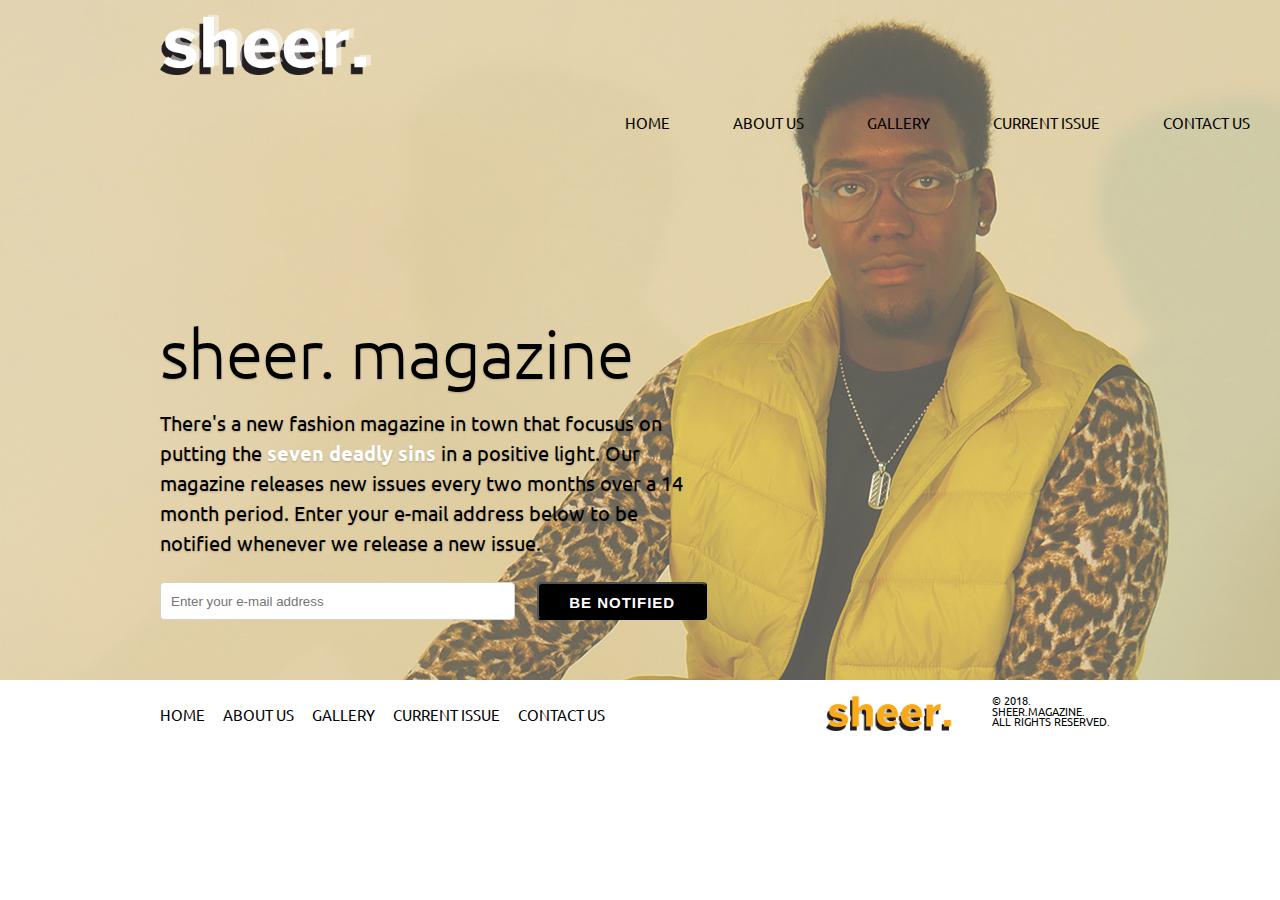
<file: index.html>
<!DOCTYPE html>
<head>
<title>sheer. magazine</title>

<!-- FONT
  –––––––––––––––––––––––––––––––––––––––––––––––––– -->
  <link href="https://fonts.googleapis.com/css?family=Ubuntu" rel="stylesheet">

<!-- DOC LINKS
  –––––––––––––––––––––––––––––––––––––––––––––––––– -->
  <link rel="stylesheet" href="css/normalize.css">
  <link rel="stylesheet" href="css/skeleton.css">
    
<!-- Favicon
  –––––––––––––––––––––––––––––––––––––––––––––––––– -->
  <link rel="icon" type="image/png" href="images/favicon.png">

</head>

<body>
    
<!-- Header

  ================================================== -->
    
<header>
      
    <div class="container">
          
        <div class="three columns">
        
            <div class="logo">
                
            <a href="https://www.barnesandnoble.com/b/newsstand/magazines/womens-interest-magazines/_/N-1fZ1z0zhwcZ8qeZ1hht"><img src="images/logo.png" alt="barnesandnoblewebsite" /></a>
    
            </div>
            
        </div> 
        
    </div>
    
<div class="headernav">
    
    <nav>
        
        <ul>
        
            <li><a href="index.html">Home</a></li>
        
        <li><a href="about_us.html">About Us</a></li>
        
        <li><a href="gallery.html">Gallery</a></li>
        
        <li><a href="current_issue.html">Current Issue</a></li>
        
        <li><a href="contact_us.html">Contact Us</a></li>
        
        </ul>
        
    </nav>
    
</div>    
    
<div class="container">
        
    <div class="seven columns headertext animated fadeInDown">
    
        <h1>sheer. magazine</h1>
        
        <p>There's a new fashion magazine in town that focusus on putting the <strong> seven deadly sins </strong>in a positive light. Our magazine releases new issues every two months over a 14 month period. Enter your e-mail address below to be notified whenever we release a new issue.</p>
    
        <div class="row">
    
        <div class="eight columns alpha">
            
            <input type="email" placeholder="Enter your e-mail address"/>
            
        </div>
      
            <div class="four columns omega">
            
                <button type="submit">Be Notified</button>
            
            </div>
        
        </div>
        
    </div>
        
</div>
    
</header>
    
<main role="main">

<footer>
    
    <div class="container">
        
        <div class="eight columns">
      
            <nav>
        
            <ul>
        
                <li><a href="index.html">Home</a></li>
        
                <li><a href="about_us.html">About Us</a></li>
        
                <li><a href="gallery.html">Gallery</a></li>
        
                <li><a href="current_issue.html">Current Issue</a></li>
        
                <li><a href="contact_us.html">Contact Us</a></li>
        
            </ul>
        
            </nav>
            
        </div>
 
        <div class="two columns">
      
            <img src="images/small_logo.png" alt="Jottly" />
    
        </div>
 
        <div class="two columns">
      
            <p>&copy; 2018. sheer.magazine. <br> All Rights Reserved.</p>
        
        </div>
        
    </div>
      
  </footer>
    
    </main>
</body>
</file>
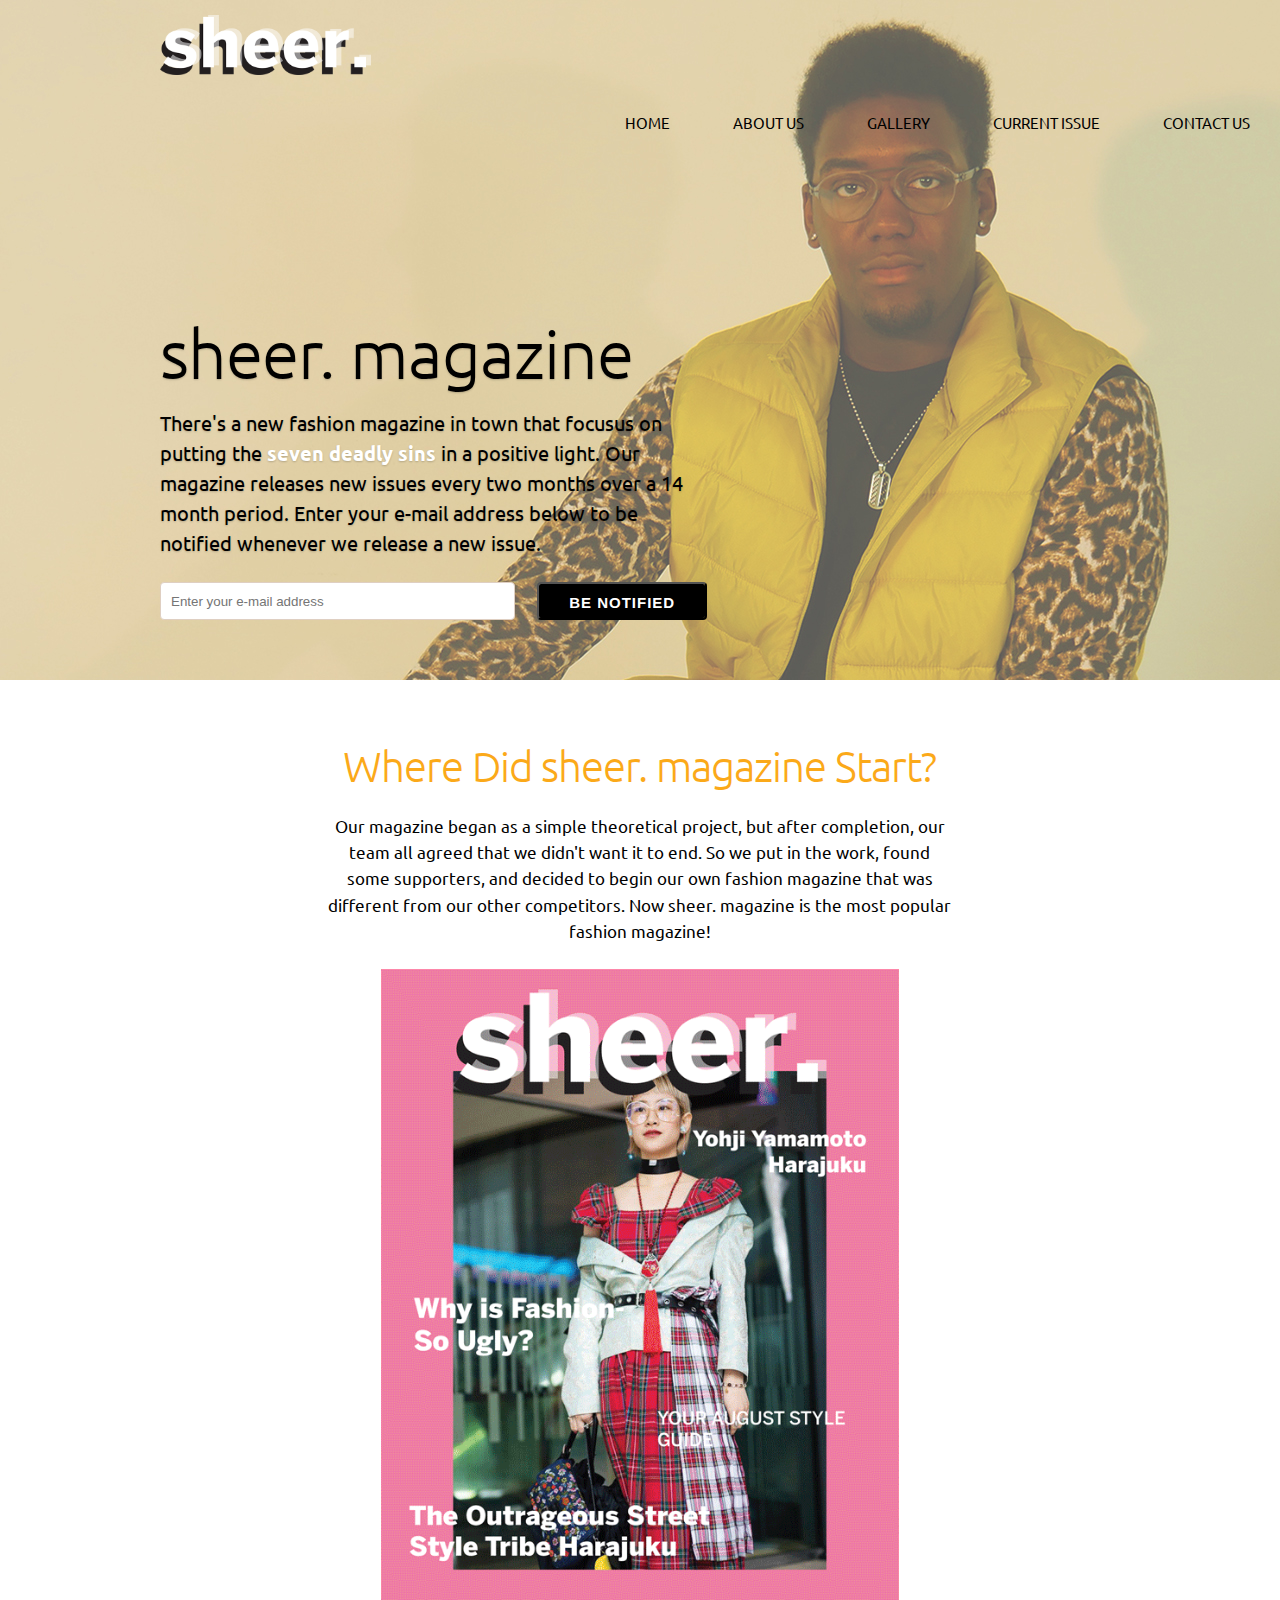
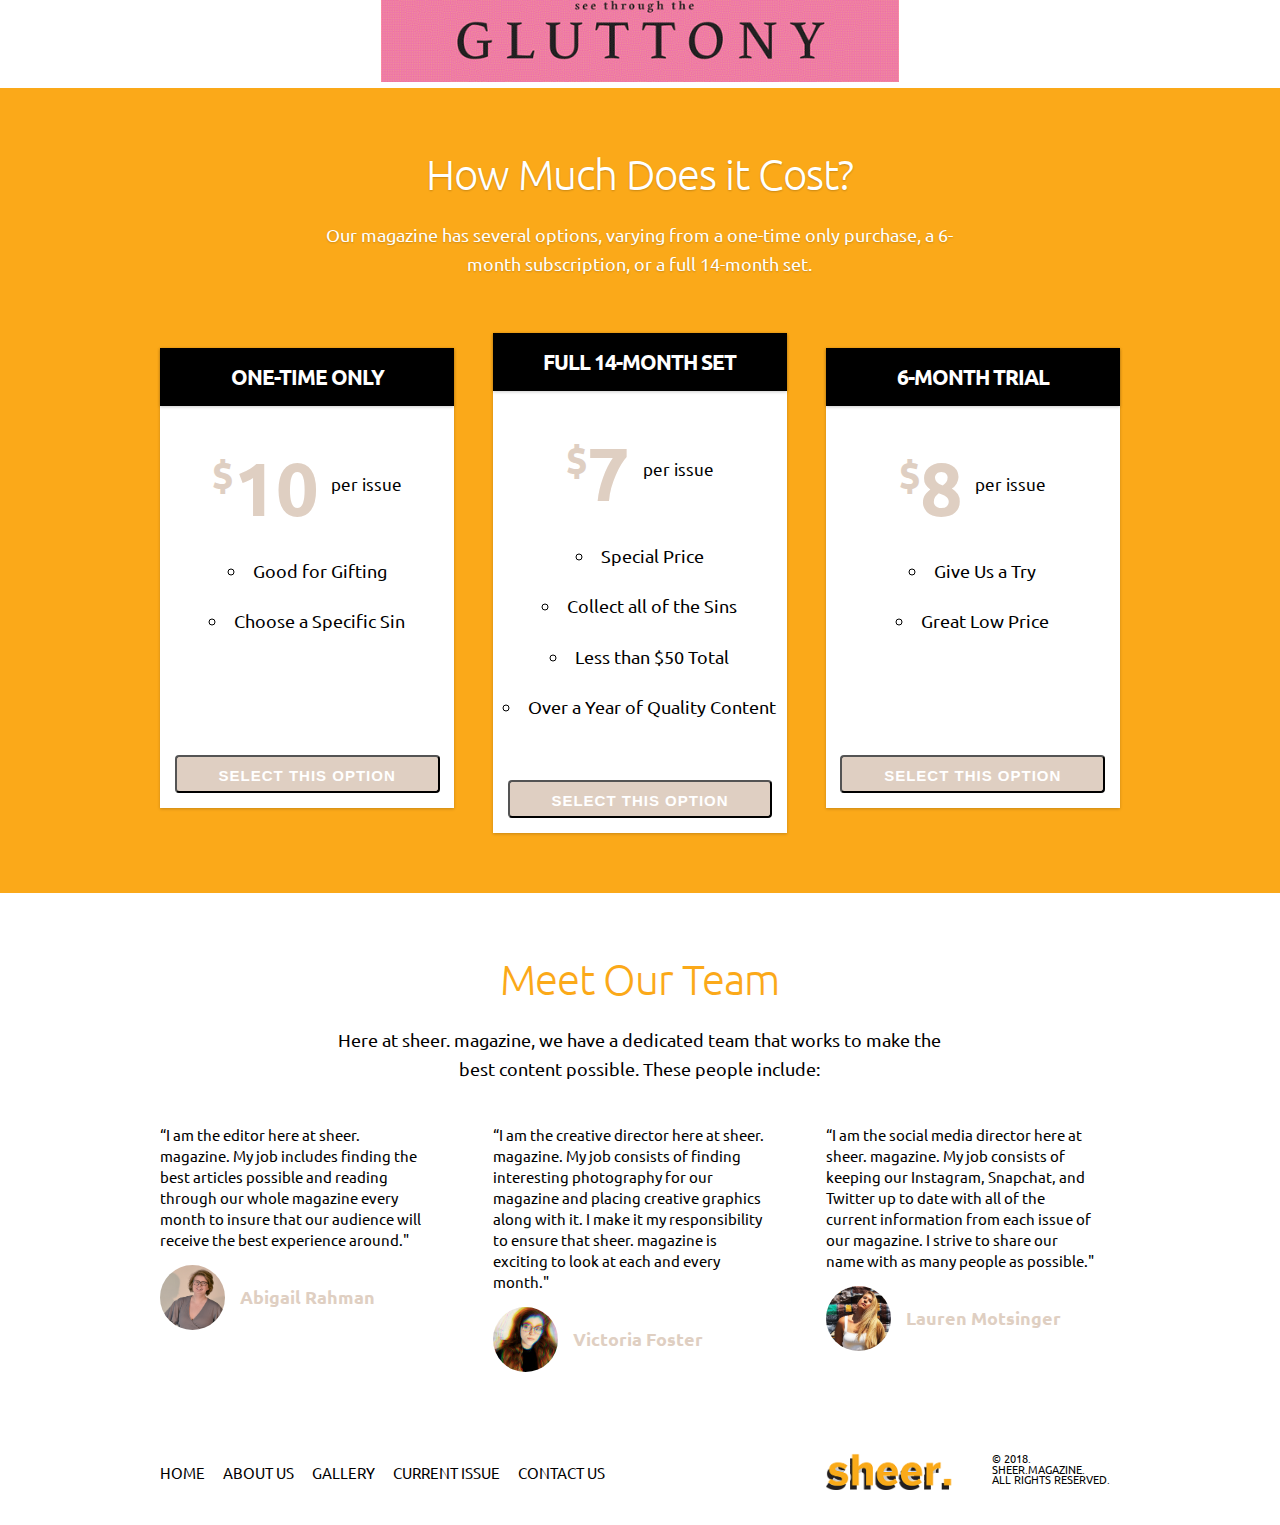
<file: about_us.html>
<!DOCTYPE html>
<head>
<title>About Us</title>

<!-- FONT
  –––––––––––––––––––––––––––––––––––––––––––––––––– -->
  <link href="https://fonts.googleapis.com/css?family=Ubuntu" rel="stylesheet">

<!-- DOC LINKS
  –––––––––––––––––––––––––––––––––––––––––––––––––– -->
  <link rel="stylesheet" href="css/normalize.css">
  <link rel="stylesheet" href="css/skeleton.css">
  
<!-- Favicon
  –––––––––––––––––––––––––––––––––––––––––––––––––– -->
  <link rel="icon" type="image/png" href="images/favicon.png">

</head>

<body>
    
<!-- Header

  ================================================== -->

<header>
      
    <div class="container">
          
        <div class="three columns">
        
            <div class="logo">
                
            <a href="https://www.barnesandnoble.com/b/newsstand/magazines/womens-interest-magazines/_/N-1fZ1z0zhwcZ8qeZ1hht"><img src="images/logo.png" alt="barnesandnoblewebsite" /></a>
    
            </div>
            
        </div> 
        
    </div>
    
<div class="headernav">
    
    <nav>
        
        <ul>
        
            <li><a href="index.html">Home</a></li>
        
        <li><a href="about_us.html">About Us</a></li>
        
        <li><a href="gallery.html">Gallery</a></li>
        
        <li><a href="current_issue.html">Current Issue</a></li>
        
        <li><a href="contact_us.html">Contact Us</a></li>
        
        </ul>
        
    </nav>
    
</div>    
    
<div class="container">
        
    <div class="seven columns headertext animated fadeInDown">
    
        <h1>sheer. magazine</h1>
        
        <p>There's a new fashion magazine in town that focusus on putting the <strong> seven deadly sins </strong>in a positive light. Our magazine releases new issues every two months over a 14 month period. Enter your e-mail address below to be notified whenever we release a new issue.</p>
    
        <div class="row">
    
        <div class="eight columns alpha">
            
            <input type="email" placeholder="Enter your e-mail address"/>
            
        </div>
      
            <div class="four columns omega">
            
                <button type="submit">Be Notified</button>
            
            </div>
        
        </div>
        
    </div>
        
</div>
    
</header>

<section class="benefits">
       
    <div class="container">
        
        <div class="eight columns offset-by-two">

<h2>Where Did sheer. magazine Start?</h2>
       
        <p>Our magazine began as a simple theoretical project, but after completion, our team all agreed that we didn't want it to end. So we put in the work, found some supporters, and decided to begin our own fashion magazine that was different from our other competitors. Now sheer. magazine is the most popular fashion magazine!</p>
    
<div class="ten columns offset-by-one">
        
        <img class="scale-with-grid" src="images/animation.gif" alt="sheer_animation" />
                
</div>
           
        </div>
        
    </div>
    
</section>
    
<section class="pricing">

    <div class="container">
          
      <div class="eight columns offset-by-two">
    
<h2>How Much Does it Cost?</h2>
      
        <p>Our magazine has several options, varying from a one-time only purchase, a 6-month subscription, or a full 14-month set.</p>
          
</div>
    
    <div class="row">
        
        <div class="one-third column">
      
            <div class="pricebox">
                
                <header>
            
                    <h3>One-Time Only</h3>
                    
                </header>
                
                <section>
            
                <h4><span>$</span>10</h4>
                    
                <p>per issue</p>
            
                <ul>
                
                    <li>Good for Gifting</li>
                
                    <li>Choose a Specific Sin</li>
                
                </ul>
            
                <button>Select this option</button>
                    
                </section>
            
            </div>
            
        </div>
        
        <div class="one-third column">
      
            <div class="pricebox deal">
                
                <header>
            
                    <h3>Full 14-Month Set</h3>
                    
                </header>
                
                <section>
            
                <h4><span>$</span>7</h4>
                    
                <p>per issue</p>
            
                <ul>
                
                    <li>Special Price</li>
                
                    <li>Collect all of the Sins</li>
                
                    <li>Less than $50 Total</li>
                
                    <li>Over a Year of Quality Content</li>
                
                </ul>
            
                <button>Select this option</button>
                    
                </section>
            
            </div>
            
        </div>
        
        <div class="one-third column">
 
            <div class="pricebox">
                
                <header>
            
                    <h3>6-Month Trial</h3>
                    
                </header>
                
                <section>
            
                <h4><span>$</span>8</h4>
                    
                <p>per issue</p>
            
                <ul>
                
                    <li>Give Us a Try</li>
                
                    <li>Great Low Price</li>
                
                </ul>
            
                <button>Select this option</button>
                    
                </section>
            
            </div>
            
        </div>
        
      </div>
        
    </div>
      
  </section>
    
<section class="testimonials">
      
    <div class="container">
        
        <div class="eight columns offset-by-two">
      
        <h2>Meet Our Team</h2>
      
        <p>Here at sheer. magazine, we have a dedicated team that works to make the best content possible. These people include:</p>
            
        </div>
        
        <div class="row">
            
            <div class="one-third column">
      
        <blockquote>
        
        “I am the editor here at sheer. magazine. My job includes finding the best articles possible and reading through our whole magazine every month to insure that our audience will receive the best experience around."
    
        </blockquote>
      
<div class="avatar">
        
        <img src="images/avatar1.jpg" />
        
        <p>Abigail Rahman</p>
        
    </div>
    
    </div>
            
    <div class="one-third column">
    
    <blockquote>
        
    “I am the creative director here at sheer. magazine. My job consists of finding interesting photography for our magazine and placing creative graphics along with it. I make it my responsibility to ensure that sheer. magazine is exciting to look at each and every month."
        
    </blockquote>
      
<div class="avatar">
        
    <img src="images/avatar2.jpg" alt="Jonathan M."  />
        
    <p>Victoria Foster</p>
        
    </div>
        
</div>
            
<div class="one-third column">
   
    <blockquote>
        
    “I am the social media director here at sheer. magazine. My job consists of keeping our Instagram, Snapchat, and Twitter up to date with all of the current information from each issue of our magazine. I strive to share our name with as many people as possible."
        
    </blockquote>
      
<div class="avatar">
        
    <img src="images/avatar3.jpg" alt="Chloe P."  />
        
    <p>Lauren Motsinger</p>
        
</div>
    
    </div>
            
        </div>
    
      </div>
      
  </section>

</body>

<footer>
    
    <div class="container">
        
        <div class="eight columns">
      
            <nav>
        
            <ul>
        
                <li><a href="index.html">Home</a></li>
        
                <li><a href="about_us.html">About Us</a></li>
        
                <li><a href="gallery.html">Gallery</a></li>
        
                <li><a href="current_issue.html">Current Issue</a></li>
        
                <li><a href="contact_us.html">Contact Us</a></li>
        
            </ul>
        
            </nav>
            
        </div>
 
        <div class="two columns">
      
            <img src="images/small_logo.png" alt="Jottly" />
    
        </div>
 
        <div class="two columns">
      
            <p>&copy; 2018. sheer.magazine. <br> All Rights Reserved.</p>
        
        </div>
        
    </div>
      
  </footer>
</file>
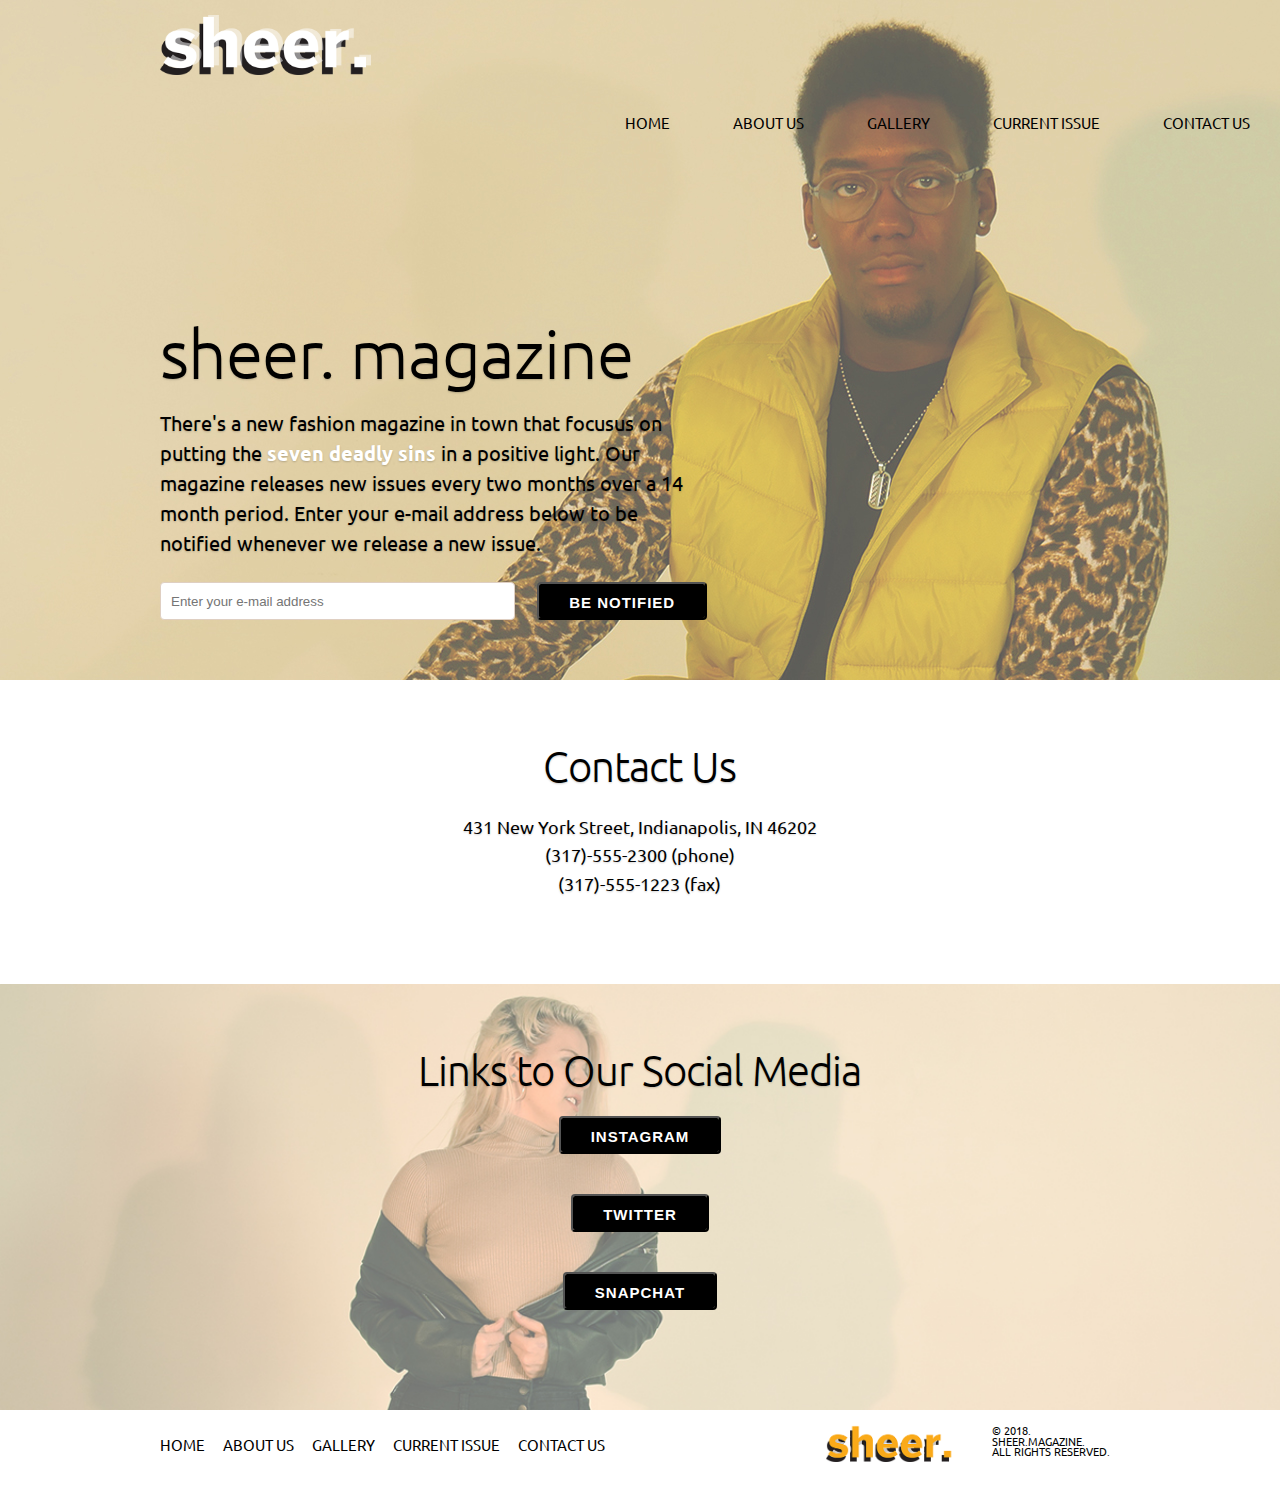
<file: contact_us.html>
<!DOCTYPE html>
<head>
<title>Contact Us</title>

<!-- FONT
  –––––––––––––––––––––––––––––––––––––––––––––––––– -->
  <link href="https://fonts.googleapis.com/css?family=Ubuntu" rel="stylesheet">

<!-- DOC LINKS
  –––––––––––––––––––––––––––––––––––––––––––––––––– -->
  <link rel="stylesheet" href="css/normalize.css">
  <link rel="stylesheet" href="css/skeleton.css">
  
<!-- Favicon
  –––––––––––––––––––––––––––––––––––––––––––––––––– -->
  <link rel="icon" type="image/png" href="images/favicon.png">

</head>

<body>

<!-- Header

  ================================================== -->

<header>
      
    <div class="container">
          
        <div class="three columns">
        
            <div class="logo">
                
            <a href="https://www.barnesandnoble.com/b/newsstand/magazines/womens-interest-magazines/_/N-1fZ1z0zhwcZ8qeZ1hht"><img src="images/logo.png" alt="barnesandnoblewebsite" /></a>
    
            </div>
            
        </div> 
        
    </div>
    
<div class="headernav">
    
    <nav>
        
        <ul>
        
            <li><a href="index.html">Home</a></li>
        
        <li><a href="about_us.html">About Us</a></li>
        
        <li><a href="gallery.html">Gallery</a></li>
        
        <li><a href="current_issue.html">Current Issue</a></li>
        
        <li><a href="contact_us.html">Contact Us</a></li>
        
        </ul>
        
    </nav>
    
</div>    
    
<div class="container">
        
    <div class="seven columns headertext animated fadeInDown">
    
        <h1>sheer. magazine</h1>
        
        <p>There's a new fashion magazine in town that focusus on putting the <strong> seven deadly sins </strong>in a positive light. Our magazine releases new issues every two months over a 14 month period. Enter your e-mail address below to be notified whenever we release a new issue.</p>
    
        <div class="row">
    
        <div class="eight columns alpha">
            
            <input type="email" placeholder="Enter your e-mail address"/>
            
        </div>
      
            <div class="four columns omega">
            
                <button type="submit">Be Notified</button>
            
            </div>
        
        </div>
        
    </div>
        
</div>
    
</header>
    
<section class="action2">
    
    <div class="container">
        
       <div class="eight columns offset-by-two">
    
<h2>Contact Us</h2>

<p>431 New York Street, Indianapolis, IN 46202 
<br> (317)-555-2300 (phone) 
<br> (317)-555-1223 (fax) </p>
           
        </div>
    
    </div>
    
</section>
 
<section class="action">
        
    <div class="container">
        
       <div class="eight columns offset-by-two">
           
<h2>Links to Our Social Media</h2>
           
<form>
    
<input type="button" value="Instagram" onclick="window.location.href='https://www.instagram.com/_sheermagazine/'" />

</form>

<form>
    
<input type="button" value="Twitter" onclick="window.location.href='https://twitter.com/'" />

</form>
    
<form>
    
<input type="button" value="Snapchat" onclick="window.location.href='https://www.snapchat.com/'" />

</form>
        
        </div>
        
    </div>
    
</section>

</body>

<footer>
    
    <div class="container">
        
        <div class="eight columns">
      
            <nav>
        
            <ul>
        
                <li><a href="index.html">Home</a></li>
        
                <li><a href="about_us.html">About Us</a></li>
        
                <li><a href="gallery.html">Gallery</a></li>
        
                <li><a href="current_issue.html">Current Issue</a></li>
        
                <li><a href="contact_us.html">Contact Us</a></li>
        
            </ul>
        
            </nav>
            
        </div>
 
        <div class="two columns">
      
            <img src="images/small_logo.png" alt="Jottly" />
    
        </div>
 
        <div class="two columns">
      
            <p>&copy; 2018. sheer.magazine. <br> All Rights Reserved.</p>
        
        </div>
        
    </div>
      
  </footer>
</file>
<file: css/skeleton.css>
/* Grid
–––––––––––––––––––––––––––––––––––––––––––––––––– */
.container {
  position: relative;
  width: 100%;
  max-width: 960px;
  margin: 0 auto;
  padding: 0 20px;
  box-sizing: border-box; }

.column,
.columns {
  width: 100%;
  float: left;
  box-sizing: border-box; }

@media (min-width: 400px) {
  .container {
    width: 85%;
    padding: 0; }
}

@media (min-width: 550px) {
  .container {
    width: 80%; }
  .column,
  .columns {
    margin-left: 4%; }
  .column:first-child,
  .columns:first-child {
    margin-left: 0; }

  .one.column,
  .one.columns                    { width: 4.66666666667%; }
  .two.columns                    { width: 13.3333333333%; }
  .three.columns                  { width: 22%;            }
  .four.columns                   { width: 30.6666666667%; }
  .five.columns                   { width: 39.3333333333%; }
  .six.columns                    { width: 48%;            }
  .seven.columns                  { width: 56.6666666667%; }
  .eight.columns                  { width: 65.3333333333%; }
  .nine.columns                   { width: 74.0%;          }
  .ten.columns                    { width: 82.6666666667%; }
  .eleven.columns                 { width: 91.3333333333%; }
  .twelve.columns                 { width: 100%; margin-left: 0; }

  .one-third.column               { width: 30.6666666667%; }
  .two-thirds.column              { width: 65.3333333333%; }

  .one-half.column                { width: 48%; }

  /* Offsets */
  .offset-by-one.column,
  .offset-by-one.columns          { margin-left: 8.66666666667%; }
  .offset-by-two.column,
  .offset-by-two.columns          { margin-left: 17.3333333333%; }
  .offset-by-three.column,
  .offset-by-three.columns        { margin-left: 26%;            }
  .offset-by-four.column,
  .offset-by-four.columns         { margin-left: 34.6666666667%; }
  .offset-by-five.column,
  .offset-by-five.columns         { margin-left: 43.3333333333%; }
  .offset-by-six.column,
  .offset-by-six.columns          { margin-left: 52%;            }
  .offset-by-seven.column,
  .offset-by-seven.columns        { margin-left: 60.6666666667%; }
  .offset-by-eight.column,
  .offset-by-eight.columns        { margin-left: 69.3333333333%; }
  .offset-by-nine.column,
  .offset-by-nine.columns         { margin-left: 78.0%;          }
  .offset-by-ten.column,
  .offset-by-ten.columns          { margin-left: 86.6666666667%; }
  .offset-by-eleven.column,
  .offset-by-eleven.columns       { margin-left: 95.3333333333%; }

  .offset-by-one-third.column,
  .offset-by-one-third.columns    { margin-left: 34.6666666667%; }
  .offset-by-two-thirds.column,
  .offset-by-two-thirds.columns   { margin-left: 69.3333333333%; }

  .offset-by-one-half.column,
  .offset-by-one-half.columns     { margin-left: 52%; }

}

/* Base Styles
–––––––––––––––––––––––––––––––––––––––––––––––––– */
html {
  font-size: 62.5%; }
body {
  font-size: 1.5em;
  line-height: 1.6;
  font-weight: 400;
  font-family: 'Ubuntu', sans-serif;
  color: #000000; }

/* Typography
–––––––––––––––––––––––––––––––––––––––––––––––––– */
h1, h2, h3, h4, h5, h6 {
  margin-top: 0;
  margin-bottom: 2rem;
  font-weight: 300; }
h1 { font-size: 4.0rem; line-height: 1.2;  letter-spacing: -.1rem;}
h2 { font-size: 3.6rem; line-height: 1.25; letter-spacing: -.1rem; }
h3 { font-size: 3.0rem; line-height: 1.3;  letter-spacing: -.1rem; }
h4 { font-size: 2.4rem; line-height: 1.35; letter-spacing: -.08rem; }
h5 { font-size: 1.8rem; line-height: 1.5;  letter-spacing: -.05rem; }
h6 { font-size: 1.5rem; line-height: 1.6;  letter-spacing: 0; }

/* Larger than phablet */
@media (min-width: 550px) {
  h1 { font-size: 5.0rem; }
  h2 { font-size: 4.2rem; }
  h3 { font-size: 3.6rem; }
  h4 { font-size: 3.0rem; }
  h5 { font-size: 2.4rem; }
  h6 { font-size: 1.5rem; }
}

p {
  margin-top: 0; }

/* Links
–––––––––––––––––––––––––––––––––––––––––––––––––– */
a {
  color: #000000; }
a:hover {
  color: #fba919; }

/* Buttons
–––––––––––––––––––––––––––––––––––––––––––––––––– */
.button,
button,
input[type="submit"],
input[type="reset"],
input[type="button"] {
  display: inline-block;
  height: 38px;
  padding: 0 30px;
  color: #fff;
  background-color: #000000;
  text-align: center;
  font-size:1em;
  font-weight: 600;
  line-height: 38px;
  letter-spacing: .1rem;
  text-transform: uppercase;
  text-decoration: none;
  white-space: nowrap;
  border-radius: 4px;
  cursor: pointer;
  box-sizing: border-box;
  -moz-background-clip: padding;
  -webkit-background-clip: padding-box;
  background-clip: padding-box;}
.button:hover,
button:hover,
input[type="submit"]:hover,
input[type="reset"]:hover,
input[type="button"]:hover,
.button:focus,
button:focus,
input[type="submit"]:focus,
input[type="reset"]:focus,
input[type="button"]:focus {
  color: #fff;
  border-color:transparent;
  background-color: #dfcfc2;
  outline: 0; }
.button.button-primary,
button.button-primary,
input[type="submit"].button-primary,
input[type="reset"].button-primary,
input[type="button"].button-primary {
  color: #FFF;
  background-color: #000000;
  border-color: #000000; }
.button.button-primary:hover,
button.button-primary:hover,
input[type="submit"].button-primary:hover,
input[type="reset"].button-primary:hover,
input[type="button"].button-primary:hover,
.button.button-primary:focus,
button.button-primary:focus,
input[type="submit"].button-primary:focus,
input[type="reset"].button-primary:focus,
input[type="button"].button-primary:focus {
  color: #FFF;
  background-color: #000000;
  border-color: #000000; }

/* Forms
–––––––––––––––––––––––––––––––––––––––––––––––––– */
input[type="email"],
input[type="number"],
input[type="search"],
input[type="text"],
input[type="tel"],
input[type="url"],
input[type="password"],
textarea,
select {
  height: 38px;
  padding: 6px 10px;
  background-color: #fff;
  border: 1px solid #dfcfc2;
  border-radius: 4px;
  box-shadow: none;
  box-sizing: border-box;
  width:100%; }

input[type="email"],
input[type="number"],
input[type="search"],
input[type="text"],
input[type="tel"],
input[type="url"],
input[type="password"],
textarea {
  -webkit-appearance: none;
     -moz-appearance: none;
          appearance: none; }
textarea {
  min-height: 65px;
  padding-top: 6px;
  padding-bottom: 6px; }
input[type="email"]:focus,
input[type="number"]:focus,
input[type="search"]:focus,
input[type="text"]:focus,
input[type="tel"]:focus,
input[type="url"]:focus,
input[type="password"]:focus,
textarea:focus,
select:focus {
  border: 1px solid #fba919;
  outline: 0; }
label,
legend {
  display: block;
  margin-bottom: .5rem;
  font-weight: 600; }
fieldset {
  padding: 0;
  border-width: 0; }
input[type="checkbox"],
input[type="radio"] {
  display: inline; }
label > .label-body {
  display: inline-block;
  margin-left: .5rem;
  font-weight: normal; }

/* Lists
–––––––––––––––––––––––––––––––––––––––––––––––––– */
ul {
  list-style: circle inside; }
ol {
  list-style: decimal inside; }
ol, ul {
  padding-left: 0;
  margin-top: 0; }
ul ul,
ul ol,
ol ol,
ol ul {
  margin: 1.5rem 0 1.5rem 3rem;
  font-size: 90%; }
li {
  margin-bottom: 1rem; }

/* Code
–––––––––––––––––––––––––––––––––––––––––––––––––– */
code {
  padding: .2rem .5rem;
  margin: 0 .2rem;
  font-size: 90%;
  white-space: nowrap;
  background: #F1F1F1;
  border: 1px solid #E1E1E1;
  border-radius: 4px; }
pre > code {
  display: block;
  padding: 1rem 1.5rem;
  white-space: pre; }

/* Tables
–––––––––––––––––––––––––––––––––––––––––––––––––– */
th,
td {
  padding: 12px 15px;
  text-align: left;
  border-bottom: 1px solid #E1E1E1; }
th:first-child,
td:first-child {
  padding-left: 0; }
th:last-child,
td:last-child {
  padding-right: 0; }

/* Spacing
–––––––––––––––––––––––––––––––––––––––––––––––––– */
button,
.button {
  margin-bottom: 1rem; }
input,
textarea,
select,
fieldset {
  margin-bottom: 1.5rem; }
pre,
blockquote,
dl,
figure,
table,
p,
ul,
ol,
form {
  margin-bottom: 2.5rem; }

/* Utilities
–––––––––––––––––––––––––––––––––––––––––––––––––– */
.u-full-width {
  width: 100%;
  box-sizing: border-box; }
.u-max-full-width {
  max-width: 100%;
  box-sizing: border-box; }
.u-pull-right {
  float: right; }
.u-pull-left {
  float: left; }

/* Misc
–––––––––––––––––––––––––––––––––––––––––––––––––– */
hr {
  margin-top: 3rem;
  margin-bottom: 3.5rem;
  border-width: 0;
  border-top: 1px solid #E1E1E1; }

/* Clearing
–––––––––––––––––––––––––––––––––––––––––––––––––– */

/* Self Clearing Goodness */
.container:after,
.row:after,
.u-cf {
  content: "";
  display: table;
  clear: both; }

/* Media Queries
–––––––––––––––––––––––––––––––––––––––––––––––––– */

@media (min-width: 400px) {}

@media (min-width: 550px) {}

@media (min-width: 750px) {}

@media (min-width: 1000px) {}

@media (min-width: 1200px) {}

/* Custom Styles
–––––––––––––––––––––––––––––––––––––––––––––––––– */
  
  /* Header */

  body > header {
      
    background: url('../images/header.jpg') top center no-repeat;
      
    background-size: cover;
      
    min-height: 680px;
      
    width: 100%;
      
  }

    .logo {
        
   margin-top: 1em;
        
 }

    header nav {
        
    text-align:right;
        
    margin-top:2em;
        
 }

    header nav ul li {
        
    display:inline-block;
        
 }

    header nav ul li a {
    
    color:#000000;
        
    text-transform:uppercase;
        
    text-decoration:none;
        
    padding:0.75em 2em;
 }

    header nav ul li a.btn {
    
    -moz-border-radius: 4px;
        
    -webkit-border-radius: 4px;
        
    border-radius: 4px;
        
    border:2px solid #000000;
        
 }

    header nav ul li a.btn:hover {
        
    background:#fff;
        
    color:#dfcfc2;
 }

    header .headertext {
        
    margin-top: 10em;
        
    animation-delay: 0.7s;
        
    -webkit-animation-delay: 0.7s;
        
 }

    header h1 {
        
    color:#000000;
        
    font-weight:300;
        
    font-size:4.5em;
        
    line-height: 1;
        
    text-shadow: 0 1px 2px rgba(0,0,0,.2);
        
    margin-bottom: 0.3em;
        
 }

    header p {
        
    color:#000000;
        
    font-size:1.33em;
        
    line-height: 1.5;
        
    text-shadow: 0 1px 2px rgba(0,0,0,.2);
        
    margin-bottom: 1.2em;
        
 }

    header p strong {
        
    color:#fff;
        
 }

/* Social Media */

    .benefits {
        
    padding:4em 0 0;
        
    text-align: center;
        
 }

    .benefits h2 {
        
    color:#fba919;
        
    font-weight: 300;
        
 }

    .benefits p {
        
    color:#000000;
        
    font-size:1.1em;
        
}

    img {
        
    max-width:100%;
        
    height:auto;
        
 }

/* Pricing */

 .pricing {
     
  background:#fba919;
     
  padding:4em 0;
     
  text-align: center;
     
 }

 .pricing h2 {
     
  color:#fff;
     
  font-weight:300;
     
  text-shadow: 0 1px 2px rgba(0,0,0,.2);
     
 }

 .pricing p {
     
  color:#fff;
     
  text-shadow: 0 1px 2px rgba(0,0,0,.2);
     
  font-size:1.2em;
     
 }

 .pricebox {
     
  background-color: #fff;
     
  -moz-box-shadow: 0 1px 3px rgba(0,0,0,.2);
     
  -webkit-box-shadow: 0 1px 3px rgba(0,0,0,.2);
     
  box-shadow: 0 1px 3px rgba(0,0,0,.2);
     
  margin-top:3em;
     
  height:460px;
     
  position: relative;
     
 }

    .pricebox.deal {
        
    margin-top:2em;
        
    height:500px;
        
 }

    .pricebox header {
        
    background-color: #000000;
        
    -moz-box-shadow: 0 1px 3px rgba(0,0,0,.2);
        
    -webkit-box-shadow: 0 1px 3px rgba(0,0,0,.2);
        
    box-shadow: 0 1px 3px rgba(0,0,0,.2);
        
    padding:1em 0;
        
    margin-bottom:2em;
        
 }

    .pricebox header h3 {
        
    color:#fff;
        
    font-size:1.4em;
        
    text-transform: uppercase;
        
    margin:0;
        
    font-weight: 600;
        
 }

    .pricebox section button {
        
    background:#dfcfc2;
        
    position:absolute;
        
    bottom:1em;
        
    width:90%;
        
    left:0;
        
    right:0;
        
    margin:0 auto;
        
    text-align: center;
        
 }

    .pricebox section button:hover {
        
    background:#000000;
        
 }

    .pricebox section h4 {
        
    display:inline-block;
        
    color:#dfcfc2;
        
    font-size: 5em;
        
    font-weight: 900;
        
    vertical-align: top;
        
    margin-right:10px;
        
 }

    .pricebox section h4 span {
        
    font-size:0.5em;
        
    line-height: 1;
        
    vertical-align: top;
        
    position:relative;
        
    top:20px;
        
 }
    .pricing .pricebox section p {
        
    display:inline-block;
        
    color:#000000;
        
    text-shadow:none;
        
    line-height: 1;
        
    position:relative;
        
    top:2.25em;
        
    font-size:1.1em;
        
    text-align: left;
        
 }

    .pricebox section ul li {
        
    font-size:1.2em;
        
    margin-bottom: 1.2em;
        
 }

/* Meet the Team */

 .testimonials {
     
  padding:4em 0;
     
  text-align: center;
     
 }

    .testimonials h2 {
        
    color:#fba919;
        
    font-weight: 300;
        
 }
 
    .testimonials p {
        
    color:#000000;
        
    font-size:1.2em;
        
 }

    .testimonials blockquote {
        
    border:none;
        
    text-align: left;
        
    padding:0 1.5em 0 0;
        
    font-size:1em;
        
    color:#000000;
        
    line-height: 1.4;
        
    margin: 1em 0;
        
 }

    .testimonials .avatar img {
        
    border-radius: 50%;
        
    float:left;
        
    display:inline;
        
    margin-right:1em;
        
    width:65px;
        
    height:65px;
        
 }

    .testimonials .avatar p {
        
    text-align: left;
        
    padding-top:1em;
        
    color:#dfcfc2;
        
    font-weight: 900;
        
 }

/* Action */
    .action {
        
    background:url('../images/action.jpg') top center no-repeat;
        
    background-size: cover;
        
    min-height: 180px;
        
    width:100%;
        
    padding:4em 0;
        
    text-align: center;
        
 }

    .action h2 {
        
    color:#000000;
        
    font-weight:300;
        
    text-shadow: 0 1px 2px rgba(0,0,0,.2);
        
 }
 
    .action p {
        
    color:#000000;
        
    text-shadow: 0 1px 2px rgba(0,0,0,.2);
        
    font-size:1.2em;
        
 }

    .action .row {
        
    margin-top:3em;
        
 }

.action2 {
        
    background:none;
        
    background-size: cover;
        
    min-height: 180px;
        
    width:100%;
        
    padding:4em 0;
        
    text-align: center;
        
 }

    .action2 h2 {
        
    color:#000000;
        
    font-weight:300;
        
    text-shadow: 0 1px 2px rgba(0,0,0,.2);
        
 }
 
    .action2 p {
        
    color:#000000;
        
    text-shadow: 0 1px 2px rgba(0,0,0,.2);
        
    font-size:1.2em;
        
 }

    .action2 .row {
        
    margin-top:3em;
        
 }

/* Footer */

    footer {
        
    background:#fff;
        
    padding: 1em 0;
        
 }

    footer nav ul {
        
    margin-top:0.5em;
        
 }
 
    footer nav ul li {
        
    display:inline;
        
    margin:0;
        
 }

    footer nav ul li a {
        
    color:#000000;
        
    text-decoration:none;
        
    text-transform: uppercase;
        
    margin:0 1em 0 0;
        
    font-size:1em;
        
 }

    footer img {
        
    float:right;
        
 }
 
    footer p {
        
    color:#000000;
        
    line-height: 1;
        
    text-transform: uppercase;
        
    font-size:0.7em;       
         
    margin-top    
 }
</file>
